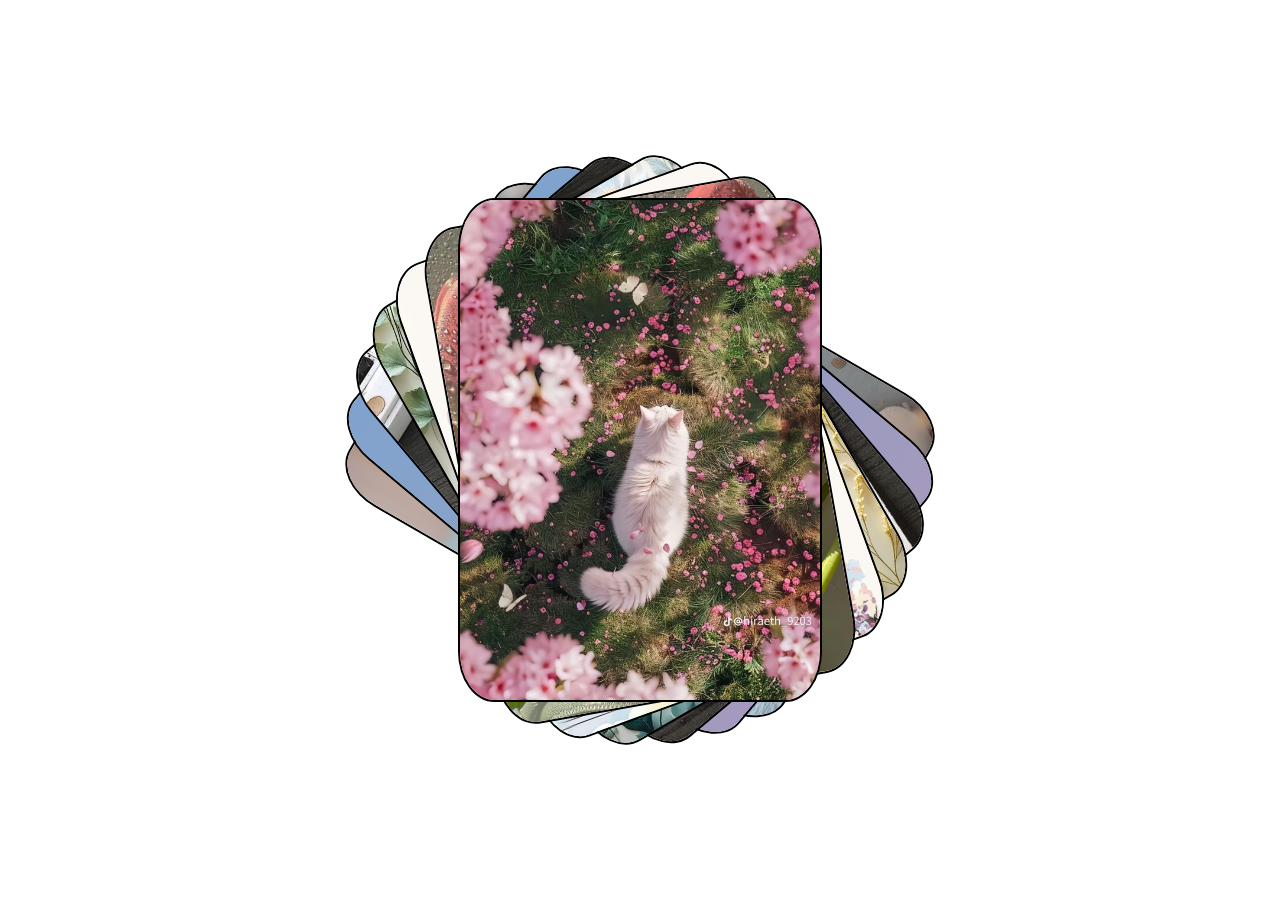
<file: cards/index.html>
<!DOCTYPE html>
<html lang="en">
<head>
    <meta charset="UTF-8">
    <meta name="viewport" content="width=device-width, initial-scale=1.0">
    <title>Cards</title>
    <link rel="stylesheet" href="style.css">
</head>
<body>
    <div id="main">
        <div id="card1" class="card"> 
           <img src="image1.jpg"></div>

        <div id="card2" class="card">
            <img src="image2.jpg">
        </div>
        <div id="card3" class="card">
            <img src="image3.jpg" alt="">
        </div>
        <div id="card4" class="card">
            <img src="image4.jpg" alt="">
        </div>
        <div id="card5" class="card">
            <img src="image5.jpg" alt="">
        </div>
        <div id="card6" class="card">
            <img src="image6.jpg" alt="">
        </div>
        <div id="card7" class="card">
            <img src="image7.jpg" alt="">
        </div>
    </div>
</body>
</html>
</file>
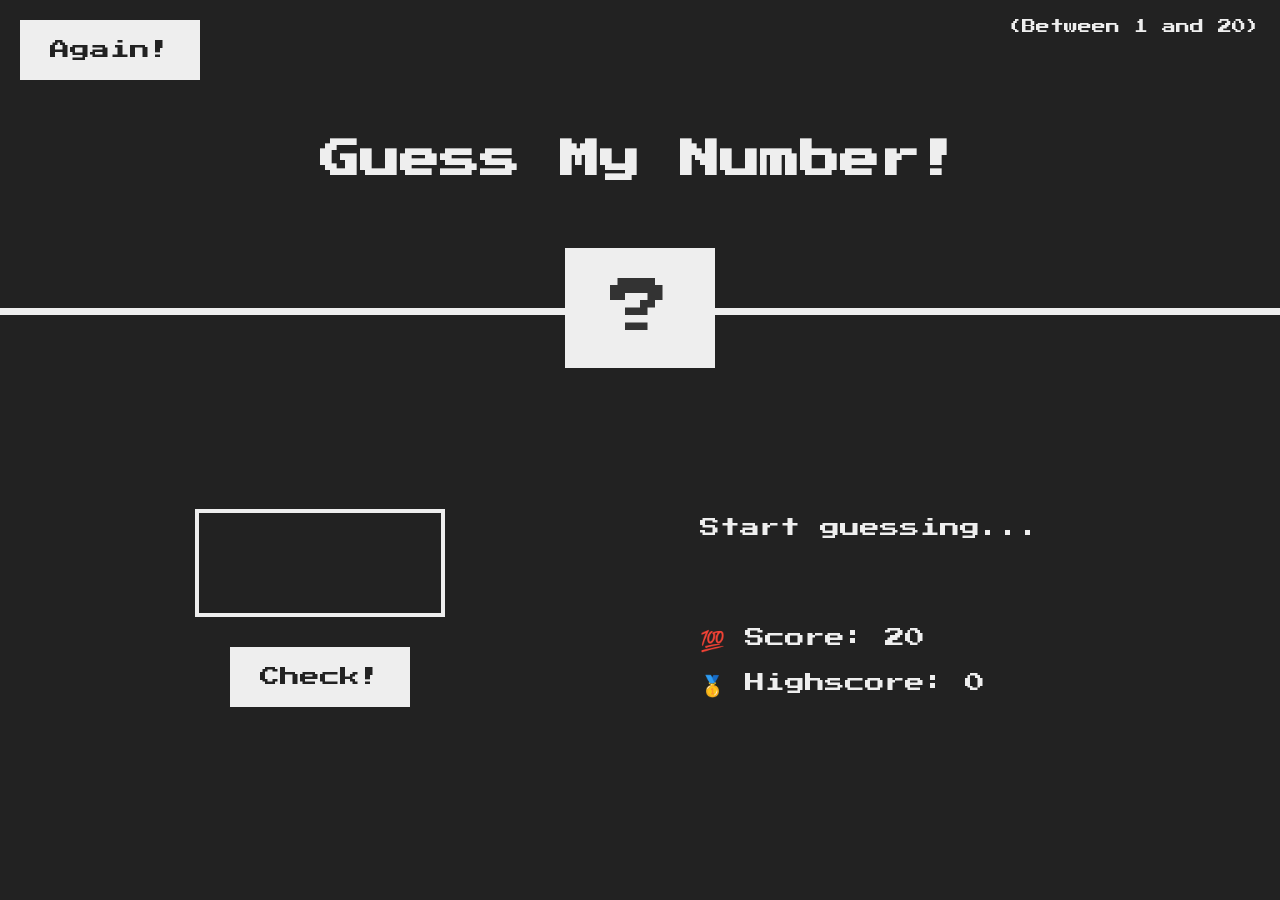
<file: Guess My Num/index.htm>
<!DOCTYPE html>
<html lang="en">
  <head>
    <meta charset="UTF-8" />
    <meta name="viewport" content="width=device-width, initial-scale=1.0" />
    <meta http-equiv="X-UA-Compatible" content="ie=edge" />
    <link rel="stylesheet" href="style.css" />
    <title>Guess My Number!</title>
  </head>
  <body>
    <header>
      <h1>Guess My Number!</h1>
      <p class="between">(Between 1 and 20)</p>
      <button class="btn again">Again!</button>
      <div class="number">?</div>
    </header>
    <main>
      <section class="left">
        <input type="number" class="guess" />
        <button class="btn check">Check!</button>
      </section>
      <section class="right">
        <p class="message">Start guessing...</p>
        <p class="label-score">💯 Score: <span class="score">20</span></p>
        <p class="label-highscore">
          🥇 Highscore: <span class="highscore">0</span>
        </p>
      </section>
    </main>
    <script src="script.js"></script>
  </body>
</html>
</file>
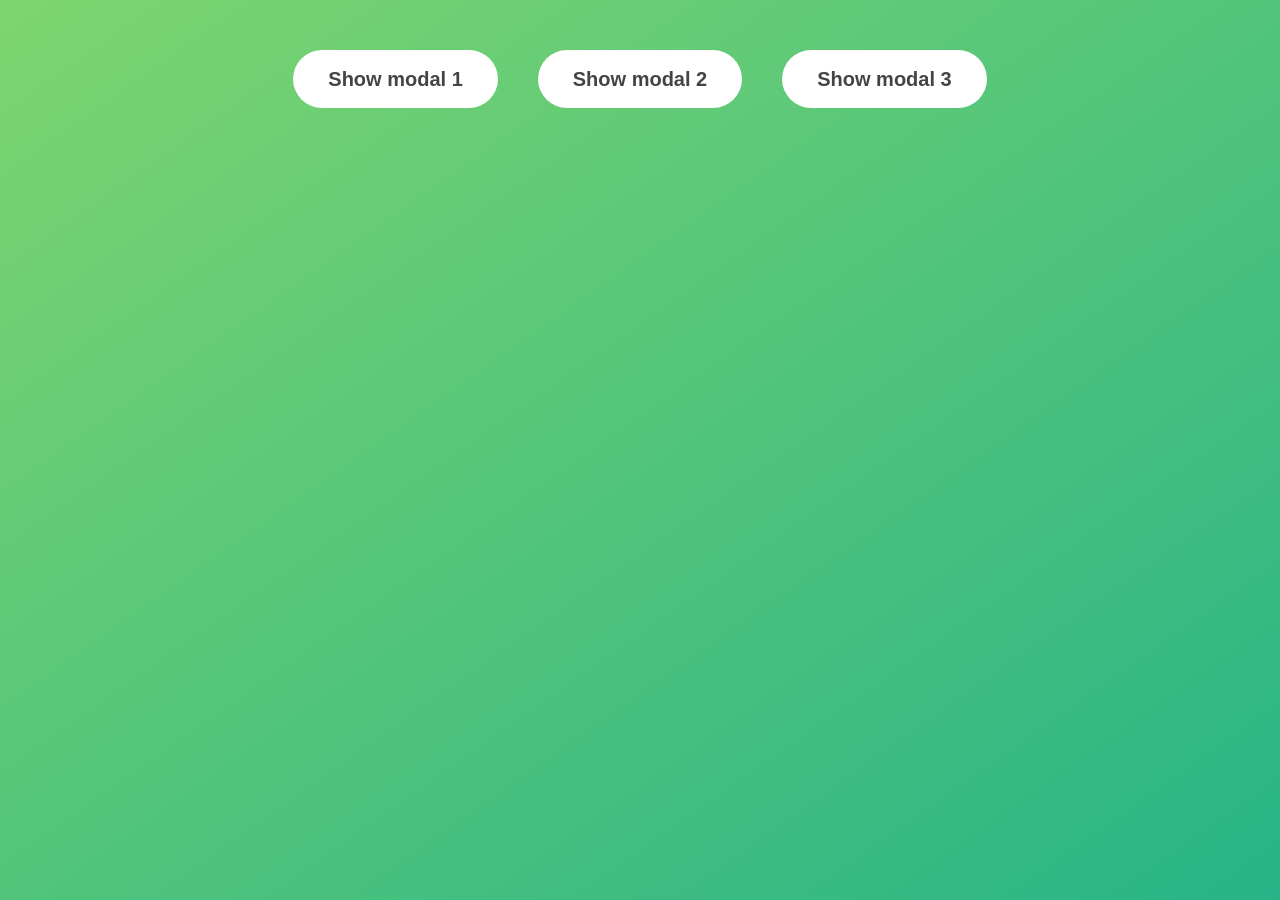
<file: Modal Window/index.html>
<!DOCTYPE html>
<html lang="en">
  <head>
    <meta charset="UTF-8" />
    <meta name="viewport" content="width=device-width, initial-scale=1.0" />
    <meta http-equiv="X-UA-Compatible" content="ie=edge" />
    <link rel="stylesheet" href="style.css" />
    <title>Modal window</title>
  </head>
  <body>
    <button class="show-modal">Show modal 1</button>
    <button class="show-modal">Show modal 2</button>
    <button class="show-modal">Show modal 3</button>

    <div class="modal hidden">
      <button class="close-modal">&times;</button>
      <h1>I'm a modal window 😍</h1>
      <p>
        Lorem ipsum dolor sit amet, consectetur adipisicing elit, sed do eiusmod
        tempor incididunt ut labore et dolore magna aliqua. Ut enim ad minim
        veniam, quis nostrud exercitation ullamco laboris nisi ut aliquip ex ea
        commodo consequat. Duis aute irure dolor in reprehenderit in voluptate
        velit esse cillum dolore eu fugiat nulla pariatur. Excepteur sint
        occaecat cupidatat non proident, sunt in culpa qui officia deserunt
        mollit anim id est laborum.
      </p>
    </div>
    <div class="overlay hidden"></div>

    <script src="script.js"></script>
  </body>
</html>
</file>
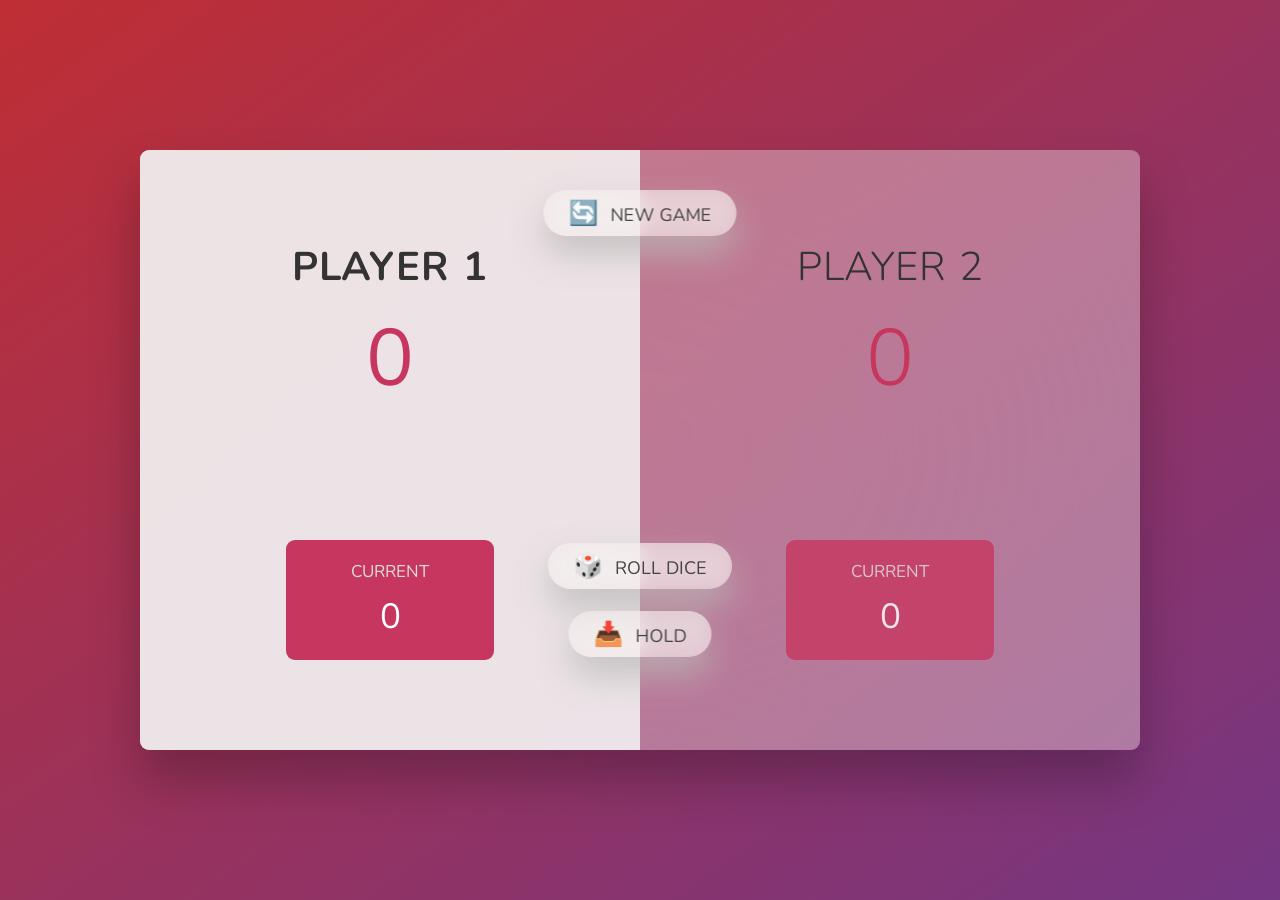
<file: Pig Game/index.html>
<!DOCTYPE html>
<html lang="en">
  <head>
    <meta charset="UTF-8" />
    <meta name="viewport" content="width=device-width, initial-scale=1.0" />
    <meta http-equiv="X-UA-Compatible" content="ie=edge" />
    <link rel="stylesheet" href="style.css" />
    <title>Pig Game</title>
  </head>
  <body>
    <main>
      <section class="player player--0 player--active">
        <h2 class="name" id="name--0">Player 1</h2>
        <p class="score" id="score--0">43</p>
        <div class="current">
          <p class="current-label">Current</p>
          <p class="current-score" id="current--0">0</p>
        </div>
      </section>
      <section class="player player--1">
        <h2 class="name" id="name--1">Player 2</h2>
        <p class="score" id="score--1">24</p>
        <div class="current">
          <p class="current-label">Current</p>
          <p class="current-score" id="current--1">0</p>
        </div>
      </section>

      <img src="dice-5.png" alt="Playing dice" class="dice" />
      <button class="btn btn--new">🔄 New game</button>
      <button class="btn btn--roll">🎲 Roll dice</button>
      <button class="btn btn--hold">📥 Hold</button>
    </main>
    <script src="script.js"></script>
  </body>
</html>
</file>
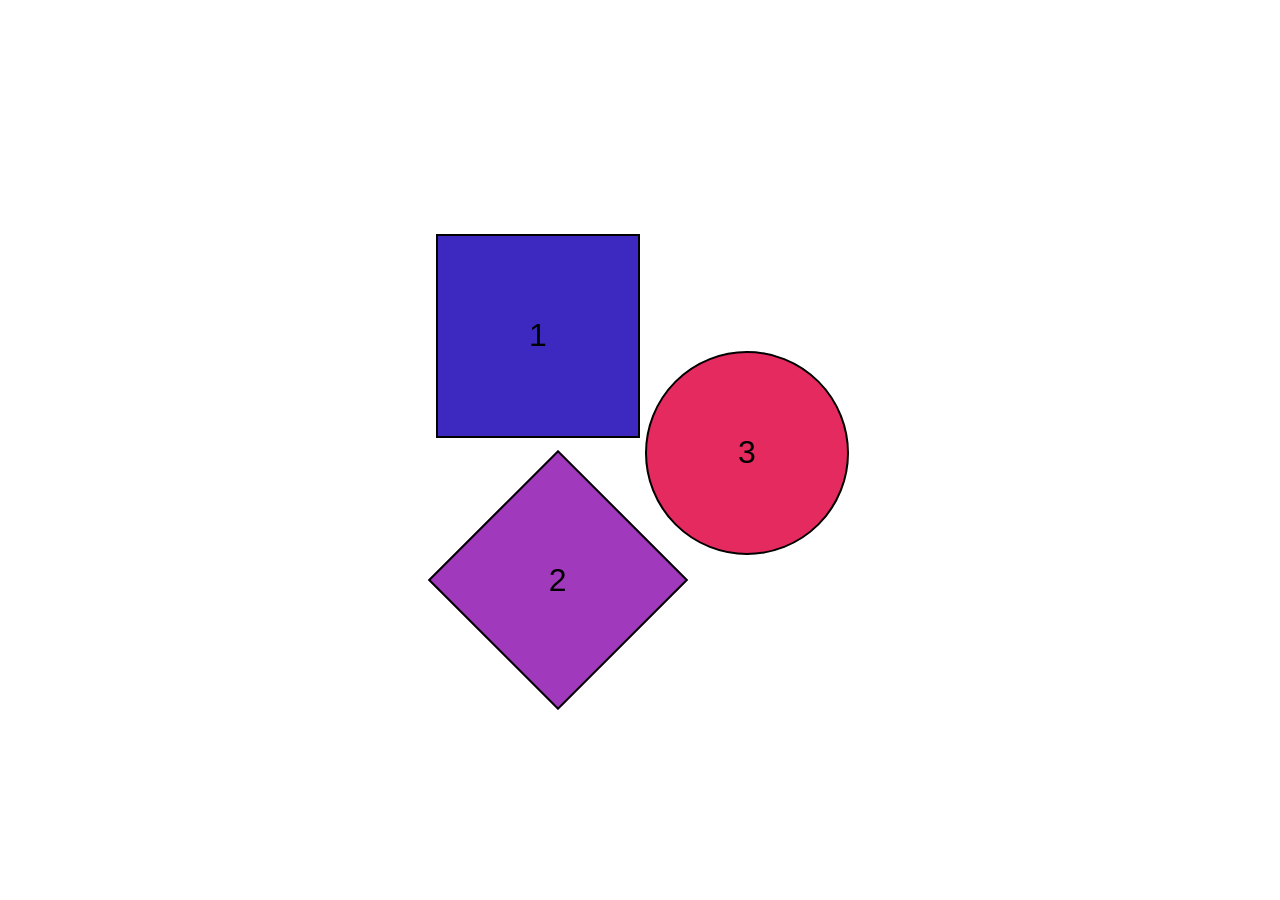
<file: squaresHover/index.html>
<html>
  <head>
    <title>Squares Hover</title>
    <link rel="stylesheet" href="style.css" />
  </head>
  <body>
    <div id="main">
      <div id="box">
        <div id="square" class="shapes"><h1>1</h1></div>
        <div id="diamond" class="shapes"><h1>2</h1></div>
      </div>
      <div id="circle" class="shapes"><h1>3</h1></div>
    </div>
  </body>
</html>
</file>
<file: cards/style.css>
*{
    margin: 0%;
    padding: 0%;
}
html,body{
    width: 100%;
    height: 100%;
}
#main{
    height: 100%;
    width: 100%;
    display: flex;
    align-items: center;
    justify-content: center;
}
.card
{
    position: absolute;
    /*top: 50%;
    left: 50%;
    transform: translate(-50%,-50%);*/
    height: 500px;
    width: 360px;
    border: 2px solid black;
    border-radius: 10%;
    overflow: hidden;
}
#card1{
    z-index: 7;  
}   
#card2{
    z-index: 6;
    rotate: -10deg;
}

#card3{
    z-index: 5;
    rotate: -20deg;
}
#card4{
  
    rotate: -30deg;
    z-index: 4;
}
#card5{
    z-index: 3;
    rotate: -40deg;
}
#card6{
    rotate: -50deg;
    z-index: 2;
}
#card7{
    rotate: -60deg;
    z-index: 1;
}
img{
    height: 100%;
    width: 100%;
    object-fit: cover;
}
#card2:hover{
    z-index: 100;
}
#card3:hover{
    z-index: 100;
}
#card4:hover{
    z-index: 100;
}
#card5:hover{
    z-index: 100;
}
#card6:hover{
    z-index: 100;
}
#card7:hover{
    z-index: 100;
}
</file>
<file: Guess My Num/style.css>
@import url('https://fonts.googleapis.com/css?family=Press+Start+2P&display=swap');

* {
  margin: 0;
  padding: 0;
  box-sizing: inherit;
}

html {
  font-size: 62.5%;
  box-sizing: border-box;
}

body {
  font-family: 'Press Start 2P', sans-serif;
  color: #eee;
  background-color: #222;
  /* background-color: #60b347; */
}

/* LAYOUT */
header {
  position: relative;
  height: 35vh;
  border-bottom: 7px solid #eee;
}

main {
  height: 65vh;
  color: #eee;
  display: flex;
  align-items: center;
  justify-content: space-around;
}

.left {
  width: 52rem;
  display: flex;
  flex-direction: column;
  align-items: center;
}

.right {
  width: 52rem;
  font-size: 2rem;
}

/* ELEMENTS STYLE */
h1 {
  font-size: 4rem;
  text-align: center;
  position: absolute;
  width: 100%;
  top: 52%;
  left: 50%;
  transform: translate(-50%, -50%);
}

.number {
  background: #eee;
  color: #333;
  font-size: 6rem;
  width: 15rem;
  padding: 3rem 0rem;
  text-align: center;
  position: absolute;
  bottom: 0;
  left: 50%;
  transform: translate(-50%, 50%);
}

.between {
  font-size: 1.4rem;
  position: absolute;
  top: 2rem;
  right: 2rem;
}

.again {
  position: absolute;
  top: 2rem;
  left: 2rem;
}

.guess {
  background: none;
  border: 4px solid #eee;
  font-family: inherit;
  color: inherit;
  font-size: 5rem;
  padding: 2.5rem;
  width: 25rem;
  text-align: center;
  display: block;
  margin-bottom: 3rem;
}

.btn {
  border: none;
  background-color: #eee;
  color: #222;
  font-size: 2rem;
  font-family: inherit;
  padding: 2rem 3rem;
  cursor: pointer;
}

.btn:hover {
  background-color: #ccc;
}

.message {
  margin-bottom: 8rem;
  height: 3rem;
}

.label-score {
  margin-bottom: 2rem;
}
</file>
<file: Modal Window/style.css>
*{
  margin: 0;
  padding: 0;
  box-sizing: inherit;
 }

html {
  font-size: 62.5%;
  box-sizing: border-box;
}

body {
  font-family: sans-serif;
  color: #333;
  line-height: 1.5;
  height: 100vh;
  position: relative;
  display: flex;
  align-items: flex-start;
  justify-content: center;
  background: linear-gradient(to top left, #28b487, #7dd56f);
}

.show-modal {
  font-size: 2rem;
  font-weight: 600;
  padding: 1.75rem 3.5rem;
  margin: 5rem 2rem;
  border: none;
  background-color: #fff;
  color: #444;
  border-radius: 10rem;
  cursor: pointer;
}

.close-modal {
  position: absolute;
  top: 1.2rem;
  right: 2rem;
  font-size: 5rem;
  color: #333;
  cursor: pointer;
  border: none;
  background: none;
}

h1 {
  font-size: 2.5rem;
  margin-bottom: 2rem;
}

p {
  font-size: 1.8rem;
}

/* -------------------------- */
/* CLASSES TO MAKE MODAL WORK */
.hidden {
  display: none;
}

.modal {
  position: absolute;
  top: 50%;
  left: 50%;
  transform: translate(-50%, -50%);
  width: 70%;

  background-color: white;
  padding: 6rem;
  border-radius: 5px;
  box-shadow: 0 3rem 5rem rgba(0, 0, 0, 0.3);
  z-index: 10;
}

.overlay {
  position: absolute;
  top: 0;
  left: 0;
  width: 100%;
  height: 100%;
  background-color: rgba(0, 0, 0, 0.6);
  backdrop-filter: blur(3px);
  z-index: 5;
}
</file>
<file: Pig Game/style.css>
@import url('https://fonts.googleapis.com/css2?family=Nunito&display=swap');

* {
  margin: 0;
  padding: 0;
  box-sizing: inherit;
}

html {
  font-size: 62.5%;
  box-sizing: border-box;
}

body {
  font-family: 'Nunito', sans-serif;
  font-weight: 400;
  height: 100vh;
  color: #333;
  background-image: linear-gradient(to top left, #753682 0%, #bf2e34 100%);
  display: flex;
  align-items: center;
  justify-content: center;
}

/* LAYOUT */
main {
  position: relative;
  width: 100rem;
  height: 60rem;
  background-color: rgba(255, 255, 255, 0.35);
  backdrop-filter: blur(200px);
  filter: blur();
  box-shadow: 0 3rem 5rem rgba(0, 0, 0, 0.25);
  border-radius: 9px;
  overflow: hidden;
  display: flex;
}

.player {
  flex: 50%;
  padding: 9rem;
  display: flex;
  flex-direction: column;
  align-items: center;
  transition: all 0.75s;
}

/* ELEMENTS */
.name {
  position: relative;
  font-size: 4rem;
  text-transform: uppercase;
  letter-spacing: 1px;
  word-spacing: 2px;
  font-weight: 300;
  margin-bottom: 1rem;
}

.score {
  font-size: 8rem;
  font-weight: 300;
  color: #c7365f;
  margin-bottom: auto;
}

.player--active {
  background-color: rgba(242, 241, 241, 0.891);
}
.player--active .name {
  font-weight: 700;
}
.player--active .score {
  font-weight: 400;
}

.player--active .current {
  opacity: 1;
}

.current {
  background-color: #c7365f;
  opacity: 0.8;
  border-radius: 9px;
  color: #fff;
  width: 65%;
  padding: 2rem;
  text-align: center;
  transition: all 0.75s;
}

.current-label {
  text-transform: uppercase;
  margin-bottom: 1rem;
  font-size: 1.7rem;
  color: #ddd;
}

.current-score {
  font-size: 3.5rem;
}

/* ABSOLUTE POSITIONED ELEMENTS */
.btn {
  position: absolute;
  left: 50%;
  transform: translateX(-50%);
  color: #444;
  background: none;
  border: none;
  font-family: inherit;
  font-size: 1.8rem;
  text-transform: uppercase;
  cursor: pointer;
  font-weight: 400;
  transition: all 0.2s;

  background-color: white;
  background-color: rgba(244, 236, 236, 0.6);
  backdrop-filter: blur(10px);

  padding: 0.7rem 2.5rem;
  border-radius: 50rem;
  box-shadow: 0 1.75rem 3.5rem rgba(186, 184, 184, 0.784);
}

.btn::first-letter {
  font-size: 2.4rem;
  display: inline-block;
  margin-right: 0.7rem;
}

.btn--new {
  top: 4rem;
}
.btn--roll {
  top: 39.3rem;
}
.btn--hold {
  top: 46.1rem;
}

.btn:active {
  transform: translate(-50%, 3px);
  box-shadow: 0 1rem 2rem rgba(231, 218, 218, 0.659);
}

.btn:focus {
  outline: none;
}

.dice {
  position: absolute;
  left: 50%;
  top: 16.5rem;
  transform: translateX(-50%);
  height: 10rem;
  box-shadow: 0 2rem 5rem rgba(0, 0, 0, 0.2);
}

.player--winner {
  background-color: #e9eef0;
}

.player--winner .name {
  font-weight: 700;
  color: #c7365f;
}

.hidden {
  display: none;
}
</file>
<file: squaresHover/style.css>
* {
  margin: 0%;
  padding: 0%;
}
html,
body {
  height: 100%;
  width: 100%;
}
body {
  background-color: azure;
}
div {
  visibility: visible;
}
#main {
  display: flex;
  width: 100%;
  height: 100%;
  background-color: rgb(255, 255, 255);
  justify-content: center;
  align-items: center;
}
.shapes {
  display: flex;
  align-items: center;
  justify-content: center;
  margin-top: 5px;
  margin-left: 5px;
  width: 200px;
  height: 200px;

  border: 2px;
  border-style: solid;
}
#square {
  background-color: rgb(61, 41, 191);
}
#square:hover {
  background-color: rgb(225, 89, 232);
}
#diamond {
  background-color: rgb(161, 57, 189);
  rotate: 45deg;
  margin-top: 50px;
  width: 180px;
  height: 180px;
  translate: 30px;
}
h1 {
  font-weight: normal;
  font-family: "Gill Sans", "Gill Sans MT", Calibri, "Trebuchet MS", sans-serif;
}
#circle {
  background-color: rgb(229, 42, 95);
  border-radius: 50%;
}
#circle:hover {
  background-color: rgb(61, 227, 177);
}
#diamond h1 {
  rotate: -45deg;
}
#diamond:hover {
  background-color: deepskyblue;
}
</file>
